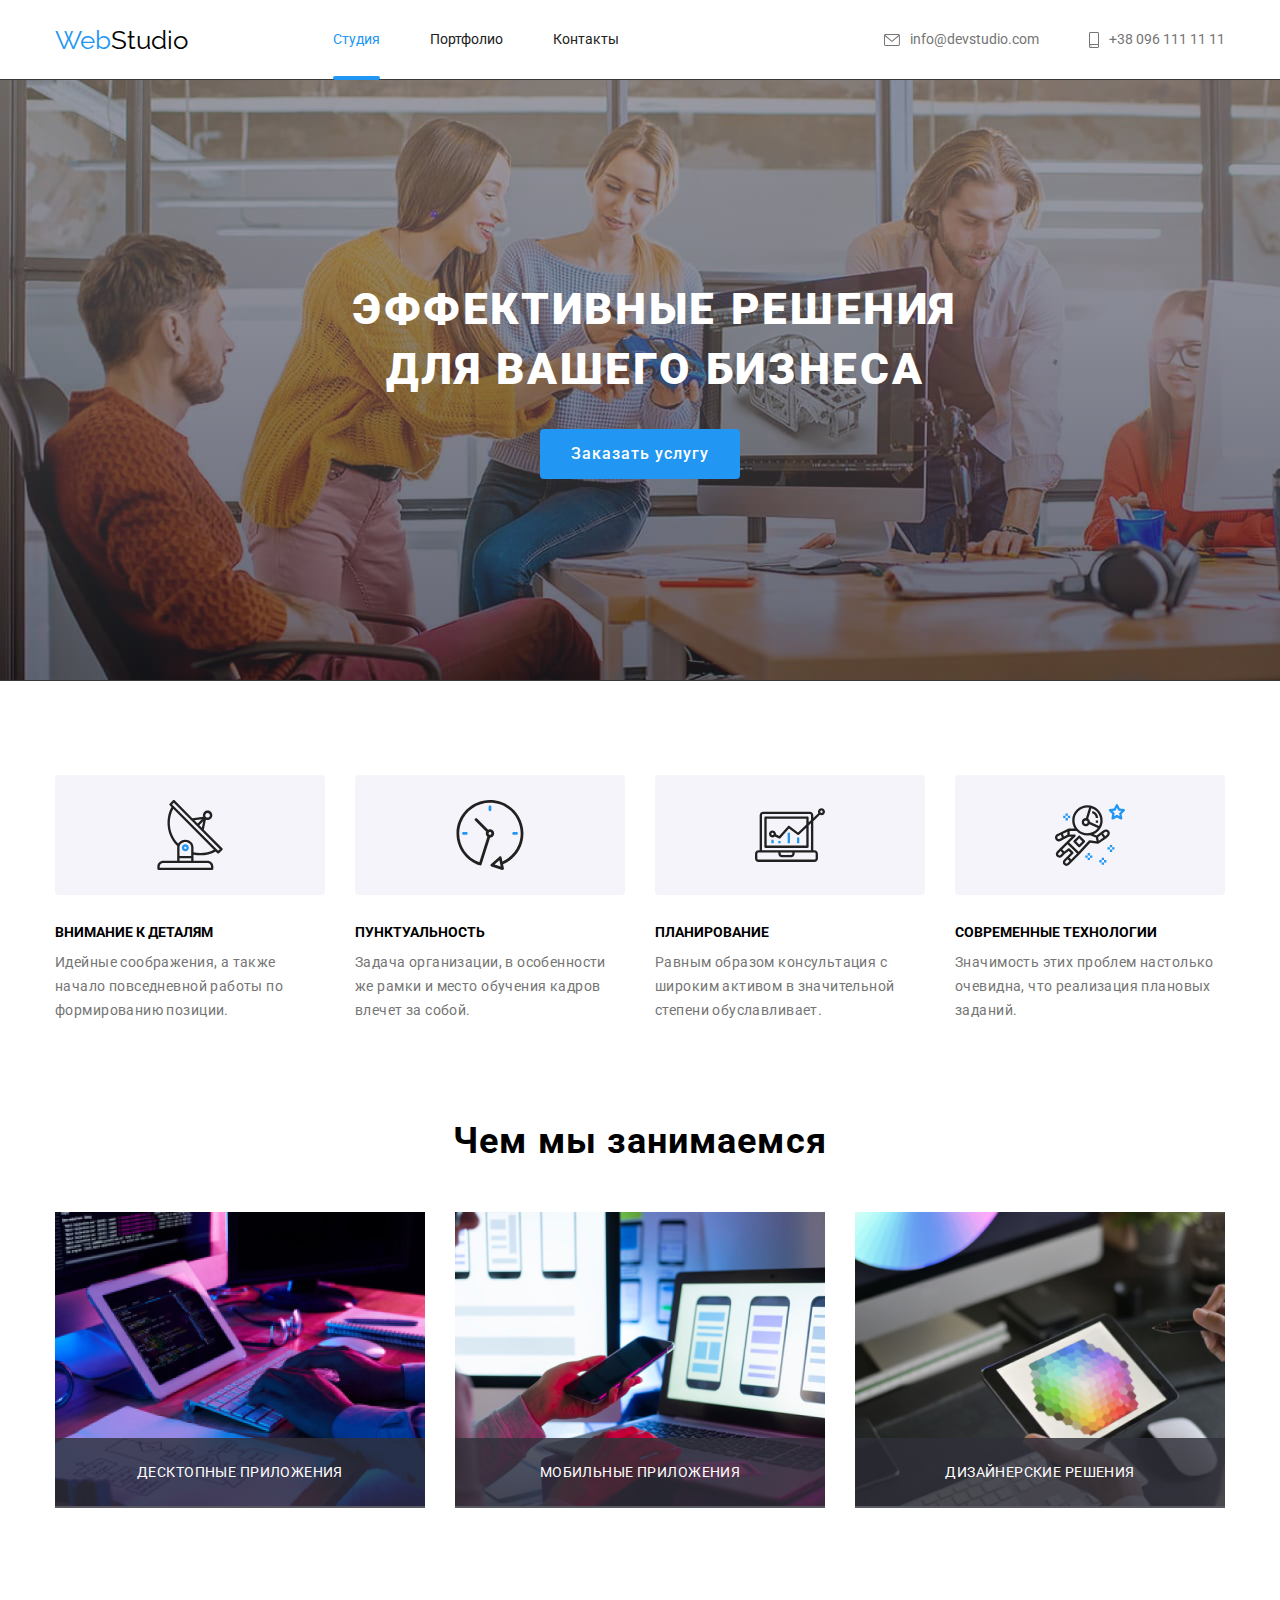
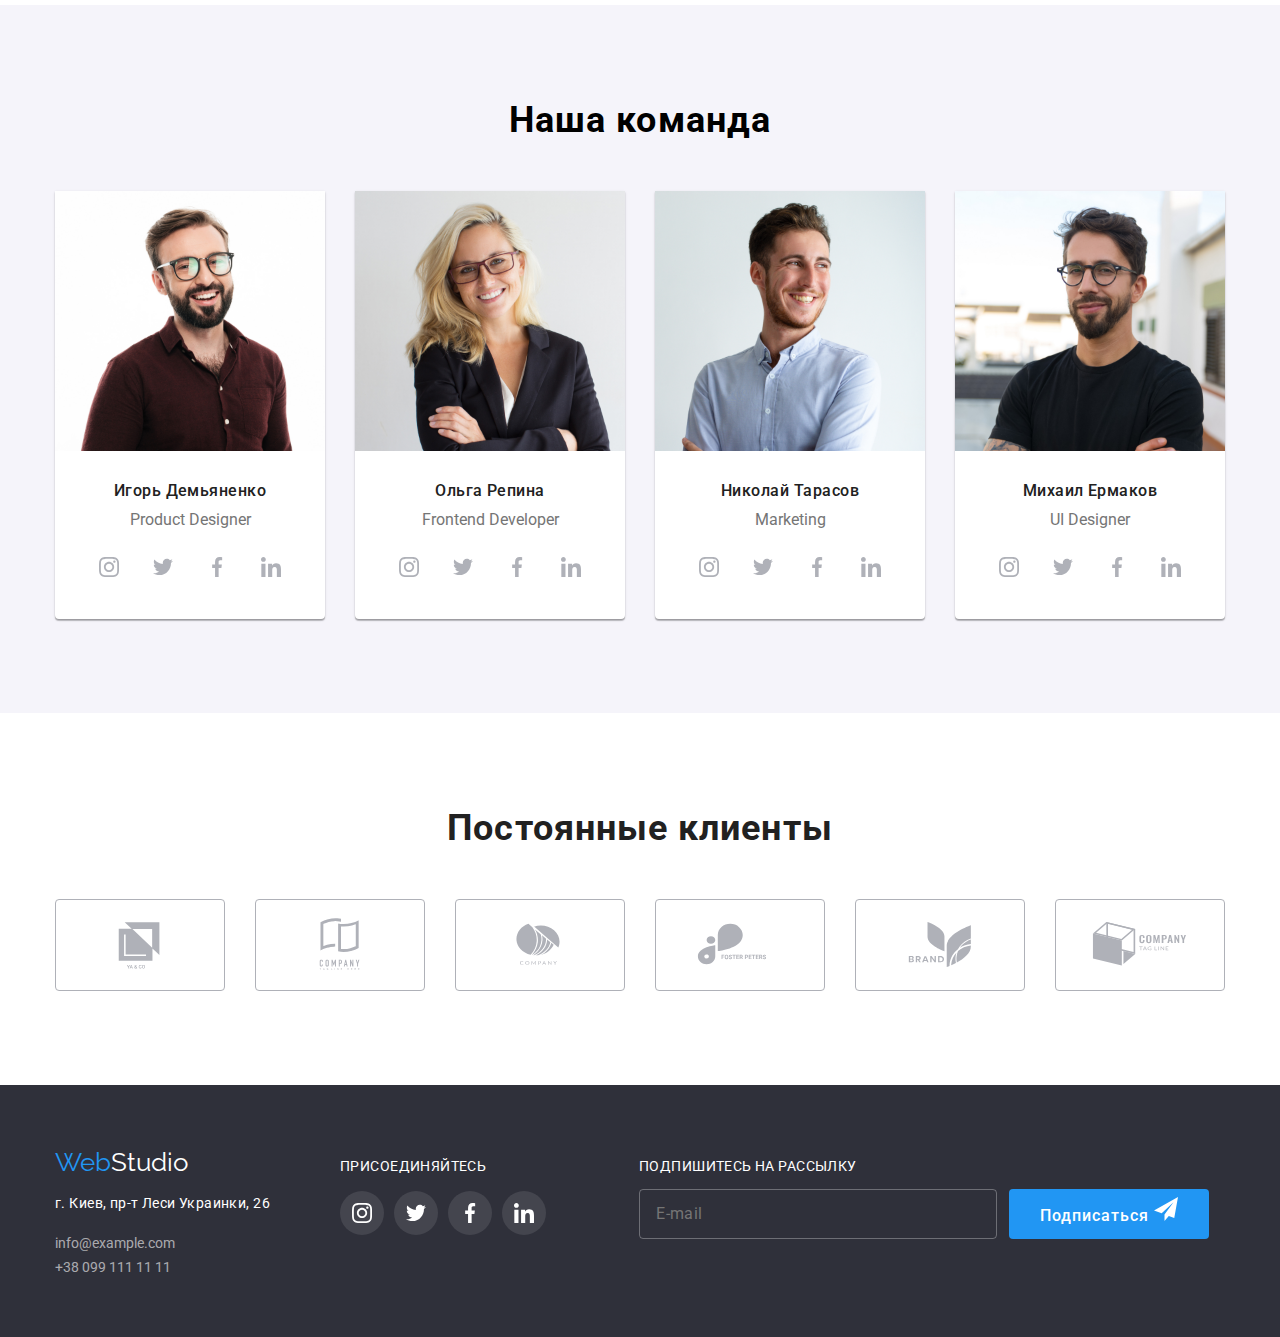
<file: index.html>
<!DOCTYPE html>
<html lang="ru">
  <head>
    <meta charset="UTF-8" />
    <meta http-equiv="X-UA-Compatible" content="IE=edge" />
    <meta name="viewport" content="width=device-width, initial-scale=1.0" />
    <title>Document</title>
    <link rel="preconnect" href="https://fonts.gstatic.com" />
    <link
      href="https://fonts.googleapis.com/css2?family=Raleway:wght@700&family=Roboto:wght@400;500;700;900&display=swap"
      rel="stylesheet"
    />
    <link
      rel="stylesheet"
      href="https://cdnjs.cloudflare.com/ajax/libs/modern-normalize/1.0.0/modern-normalize.min.css"
    />
    <link rel="stylesheet" href="./css/styles.css" />
    <link rel="stylesheet" href="./css/main.min.css" />
  </head>

  <body class="page">
    <header class="header">
      <div class="container">
        <nav class="main-nav">
          <a href="./index.html" class="logo">
            <span class="logo-web">Web</span>
            <span class="logo-studio">Studio</span>
          </a>
          <ul class="site-nav">
            <li class="site-nav__item">
              <a
                href="./index.html"
                class="site-nav__link site-nav__link--active"
                >Студия</a
              >
            </li>
            <li class="site-nav__item">
              <a href="./portfolio.html" class="site-nav__link">Портфолио</a>
            </li>
            <li class="site-nav__item">
              <a href="" class="site-nav__link">Контакты</a>
            </li>
          </ul>
        </nav>
        <ul class="auth-nav">
          <li class="auth-nav__item">
            <a href="info@devstudio.com" class="auth-nav__link">
              <svg class="auth-nav__ico" width="16" height="12">
                <use href="./images/icons.svg#icon-envelope_hover"></use>
              </svg>
              info@devstudio.com</a
            >
          </li>
          <li class="auth-nav__item">
            <a href="+380961111111" class="auth-nav__link">
              <svg class="auth-nav__ico" width="10" height="16">
                <use href="./images/icons.svg#icon-smartphone"></use>
              </svg>
              +38 096 111 11 11</a
            >
          </li>
        </ul>
      </div>
    </header>

    <main>
      
      <section class="hero">
        <div class="container">
          <h1 class="hero__title">Эффективные решения для вашего бизнеса</h1>
          <button class="button" data-modal-open>Заказать услугу</button>
        </div>
      </section>
      
      <section class="section main__section">
        <div class="container">
          <h2 class="hidden"></h2>
          <ul class="feature-list__item">
            <li class="feature-list__list">
              <div class="feature-list__images">
                <svg class="feature-list__icon">
                  <use href="./images/icons.svg#icon-antenna"></use>
                </svg>
              </div>
              <h3 class="feature-list__title">Внимание к деталям</h3>
              <p class="feature-list__text">
                Идейные соображения, а также начало повседневной работы по
                формированию позиции.
              </p>
            </li>
            <li class="feature-list__list">
              <div class="feature-list__images">
                <svg class="feature-list__icon">
                  <use href="./images/icons.svg#icon-clock"></use>
                </svg>
              </div>
              <h3 class="feature-list__title">Пунктуальность</h3>
              <p class="feature-list__text">
                Задача организации, в особенности же рамки и место обучения
                кадров влечет за собой.
              </p>
            </li>
            <li class="feature-list__list">
              <div class="feature-list__images">
                <svg class="feature-list__icon">
                  <use href="./images/icons.svg#icon-diagram"></use>
                </svg>
              </div>
              <h3 class="feature-list__title">Планирование</h3>
              <p class="feature-list__text">
                Равным образом консультация с широким активом в значительной
                степени обуславливает.
              </p>
            </li>
            <li class="feature-list__list">
              <div class="feature-list__images">
                <svg class="feature-list__icon">
                  <use href="./images/icons.svg#icon-astronaut"></use>
                </svg>
              </div>
              <h3 class="feature-list__title">Современные технологии</h3>
              <p class="feature-list__text">
                Значимость этих проблем настолько очевидна, что реализация
                плановых заданий.
              </p>
            </li>
          </ul>
        </div>
      </section>

      <section class="section">
        <div class="container">
          <h2 class="section__title">Чем мы занимаемся</h2>
          <ul class="activity">
            <li class="activity__item">
              <img src="./images/img_1.png" alt="" width="370" height="294" />
              <div class="activity__label">
                <p class="activity__text">Десктопные приложения</p>
              </div>
            </li>
            <li class="activity__item">
              <img src="./images/img_2.png" alt="" width="370" height="294" />
              <div class="activity__label">
                <p class="activity__text">Мобильные приложения</p>
              </div>
            </li>
            <li class="activity__item">
              <img src="./images/img_3.png" alt="" width="370" height="294" />
              <div class="activity__label">
                <p class="activity__text">Дизайнерские решения</p>
              </div>
            </li>
          </ul>
        </div>
      </section>

      <section class="section section--inverse">
        <div class="container">
          <h2 class="section__title">Наша команда</h2>
          <ul class="team">
            <li class="team__list">
              <img
                class="team__image"
                src="./images/photo_1f.jpg"
                alt="Product Designer"
                width="270"
                height="260"
              />
              <div class="team__item">
                <h3 class="team__label">Игорь Демьяненко</h3>
                <p class="team__text">Product Designer</p>
                <ul class="social-netw">
                  <li>
                    <a href class="social-netw__item">
                      <svg class="social-netw__icon">
                        <use href="./images/icons.svg#icon-instagram"></use>
                      </svg>
                    </a>
                  </li>
                  <li>
                    <a href class="social-netw__item">
                      <svg class="social-netw__icon">
                        <use href="./images/icons.svg#icon-twitter"></use>
                      </svg>
                    </a>
                  </li>
                  <li>
                    <a href class="social-netw__item">
                      <svg class="social-netw__icon">
                        <use href="./images/icons.svg#icon-facebook"></use>
                      </svg>
                    </a>
                  </li>
                  <li>
                    <a href class="social-netw__item">
                      <svg class="social-netw__icon">
                        <use href="./images/icons.svg#icon-linkedin"></use>
                      </svg>
                    </a>
                  </li>
                </ul>
              </div>
            </li>
            <li class="team__list">
              <img
                class="team__image"
                src="./images/photo_2f.jpg"
                alt="Frontend Developer"
                width="270"
                height="260"
              />
              <div class="team__item">
                <h3 class="team__label">Ольга Репина</h3>
                <p class="team__text">Frontend Developer</p>
                <ul class="social-netw">
                  <li>
                    <a href class="social-netw__item">
                      <svg class="social-netw__icon">
                        <use href="./images/icons.svg#icon-instagram"></use>
                      </svg>
                    </a>
                  </li>
                  <li>
                    <a href class="social-netw__item">
                      <svg class="social-netw__icon">
                        <use href="./images/icons.svg#icon-twitter"></use>
                      </svg>
                    </a>
                  </li>
                  <li>
                    <a href class="social-netw__item">
                      <svg class="social-netw__icon">
                        <use href="./images/icons.svg#icon-facebook"></use>
                      </svg>
                    </a>
                  </li>
                  <li>
                    <a href class="social-netw__item">
                      <svg class="social-netw__icon">
                        <use href="./images/icons.svg#icon-linkedin"></use>
                      </svg>
                    </a>
                  </li>
                </ul>
              </div>
            </li>
            <li class="team__list">
              <img
                class="team__image"
                src="./images/photo_3f.jpg"
                alt="Marketing"
                width="270"
                height="260"
              />
              <div class="team__item">
                <h3 class="team__label">Николай Тарасов</h3>
                <p class="team__text">Marketing</p>
                <ul class="social-netw">
                  <li>
                    <a href class="social-netw__item">
                      <svg class="social-netw__icon">
                        <use href="./images/icons.svg#icon-instagram"></use>
                      </svg>
                    </a>
                  </li>
                  <li>
                    <a href class="social-netw__item">
                      <svg class="social-netw__icon">
                        <use href="./images/icons.svg#icon-twitter"></use>
                      </svg>
                    </a>
                  </li>
                  <li>
                    <a href class="social-netw__item">
                      <svg class="social-netw__icon">
                        <use href="./images/icons.svg#icon-facebook"></use>
                      </svg>
                    </a>
                  </li>
                  <li>
                    <a href class="social-netw__item">
                      <svg class="social-netw__icon">
                        <use href="./images/icons.svg#icon-linkedin"></use>
                      </svg>
                    </a>
                  </li>
                </ul>
              </div>
            </li>
            <li class="team__list">
              <img
                class="team__image"
                src="./images/photo_4f.jpg"
                alt="UI Designer"
                width="270"
                height="260"
              />
              <div class="team__item">
                <h3 class="team__label">Михаил Ермаков</h3>
                <p class="team__text">UI Designer</p>
                <ul class="social-netw">
                  <li>
                    <a href class="social-netw__item">
                      <svg class="social-netw__icon">
                        <use href="./images/icons.svg#icon-instagram"></use>
                      </svg>
                    </a>
                  </li>
                  <li>
                    <a href class="social-netw__item">
                      <svg class="social-netw__icon">
                        <use href="./images/icons.svg#icon-twitter"></use>
                      </svg>
                    </a>
                  </li>
                  <li>
                    <a href class="social-netw__item">
                      <svg class="social-netw__icon">
                        <use href="./images/icons.svg#icon-facebook"></use>
                      </svg>
                    </a>
                  </li>
                  <li>
                    <a href class="social-netw__item">
                      <svg class="social-netw__icon">
                        <use href="./images/icons.svg#icon-linkedin"></use>
                      </svg>
                    </a>
                  </li>
                </ul>
              </div>
            </li>
          </ul>
        </div>
      </section>

      <section class="section">
        <div class="container">
          <h2 class="clients__title">Постоянные клиенты</h2>
          <ul class="clients__list">
            <li class="clients__item">
              <a href class="clients__link">
                <svg class="clients__icon">
                  <use href="./images/icons.svg#icon-Logo_1"></use>
                </svg>
              </a>
            </li>
            <li class="clients__item">
              <a href class="clients__link">
                <svg class="clients__icon">
                  <use href="./images/icons.svg#icon-Logo_2"></use>
                </svg>
              </a>
            </li>
            <li class="clients__item">
              <a href class="clients__link">
                <svg class="clients__icon">
                  <use href="./images/icons.svg#icon-Logo_3"></use>
                </svg>
              </a>
            </li>
            <li class="clients__item">
              <a href class="clients__link">
                <svg class="clients__icon">
                  <use href="./images/icons.svg#icon-Logo_4"></use>
                </svg>
              </a>
            </li>
            <li class="clients__item">
              <a href class="clients__link">
                <svg class="clients__icon">
                  <use href="./images/icons.svg#icon-Logo_5"></use>
                </svg>
              </a>
            </li>
            <li class="clients__item">
              <a href class="clients__link">
                <svg class="clients__icon">
                  <use href="./images/icons.svg#icon-Logo_6"></use>
                </svg>
              </a>
            </li>
          </ul>
        </div>
      </section>
    </main>

    <footer class="footer">
      <div class="container footer__container">
        <div class="contacts">
          <a href="./index.html" class="logo">
            <span class="logo-web">Web</span>
            <span class="logo-studio footer__logo-studio">Studio</span>
          </a>
          <address>
            <p class="address">г. Киев, пр-т Леси Украинки, 26</p>
            <ul class="footer__list">
              <li>
                <a href="info@example.com" class="footer__link"
                  >info@example.com</a
                >
              </li>
              <li>
                <a href="+380991111111" class="footer__link"
                  >+38 099 111 11 11</a
                >
              </li>
            </ul>
          </address>
        </div>
        <div class="footer-social">
          <p class="footer-social__title">присоединяйтесь</p>
          <ul class="social-netw">
            <li>
              <a
                href
                class="social-netw__item footer-social__social-netw__item"
              >
                <svg class="social-netw__icon">
                  <use href="./images/icons.svg#icon-instagram"></use>
                </svg>
              </a>
            </li>
            <li>
              <a
                href
                class="social-netw__item footer-social__social-netw__item"
              >
                <svg class="social-netw__icon">
                  <use href="./images/icons.svg#icon-twitter"></use>
                </svg>
              </a>
            </li>
            <li>
              <a
                href
                class="social-netw__item footer-social__social-netw__item"
              >
                <svg class="social-netw__icon">
                  <use href="./images/icons.svg#icon-facebook"></use>
                </svg>
              </a>
            </li>
            <li>
              <a
                href
                class="social-netw__item footer-social__social-netw__item"
              >
                <svg class="social-netw__icon">
                  <use href="./images/icons.svg#icon-linkedin"></use>
                </svg>
              </a>
            </li>
          </ul>
        </div>
        <div class="subscription">
          <p class="subscription__title">Подпишитесь на рассылку</p>
          <div class="subscription__group">
            <label class="subscription__content">
              <input
                class="subscription__input"
                type="text"
                name="subscription"
                placeholder="E-mail"
              />
            </label>
            <div class="subscription__button">
              <button class="button" type="submit">
                Подписаться
                <svg class="subscription__icon">
                  <use href="./images/icons.svg#icon-icon_send"></use>
                </svg>
              </button>
            </div>
          </div>
        </div>
      </div>
    </footer>

    <div class="backdrop is-hidden" data-modal>
      <div class="modal">
        <p class="modal-title__text">Оставьте свои данные, мы вам перезвоним</p>
        <button data-modal-close class="close">
          <svg width="11" height="11" class="icon-vector">
            <use href="./images/icons.svg#icon-vector"></use>
          </svg>
        </button>
        <form
          action="#"
          method="GET"
          class="js-speaker form"
          autocomplete="off"
        >
          <span class="contact-form__field">
            <label class="contact-form__text" for="name">Имя</label>
            <input
              class="contact-form__input"
              type="text"
              name="name"
              id="name"
              placeholder=""
            />
            <svg class="contact-form__img">
              <use href="./images/icons.svg#icon-form_person_black"></use>
            </svg>
          </span>

          <span class="contact-form__field">
            <label class="contact-form__text" for="tel">Телефон</label>
            <input
              class="contact-form__input"
              type="tel"
              name="tel"
              id="tel"
              placeholder=""
            />
            <svg class="contact-form__img">
              <use href="./images/icons.svg#icon-form_phone_black"></use>
            </svg>
          </span>

          <span class="contact-form__field">
            <label class="contact-form__text" for="mail">Почта</label>
            <input
              class="contact-form__input"
              type="email"
              name="mail"
              id="mail"
              placeholder=""
            />
            <svg class="contact-form__img">
              <use href="./images/icons.svg#icon-form_email_black"></use>
            </svg>
          </span>
          <label class="contact-form__text" for="comment">Комментарий</label>
          <textarea
            class="comment"
            name="comment"
            id="comment"
            placeholder="Введите текст"
          ></textarea>

          <label class="form-checkbox">
            <input
              class="checkbox"
              type="checkbox"
              name="consent"
              value="Соглашаюсь с рассылкой и принимаю Условия договора"
            />
            <span class="form-checkbox__icon"></span>
            <span class="consent"
              >Соглашаюсь с рассылкой и принимаю
              <a class="form-checkbox__underline">Условия договора</a></span
            >
          </label>

          <div class="form-button">
            <button class="button" type="submit">Отправить</button>
          </div>
        </form>
      </div>
    </div>
    <script src="./js/modal.js"></script>
  </body>
</html>
</file>
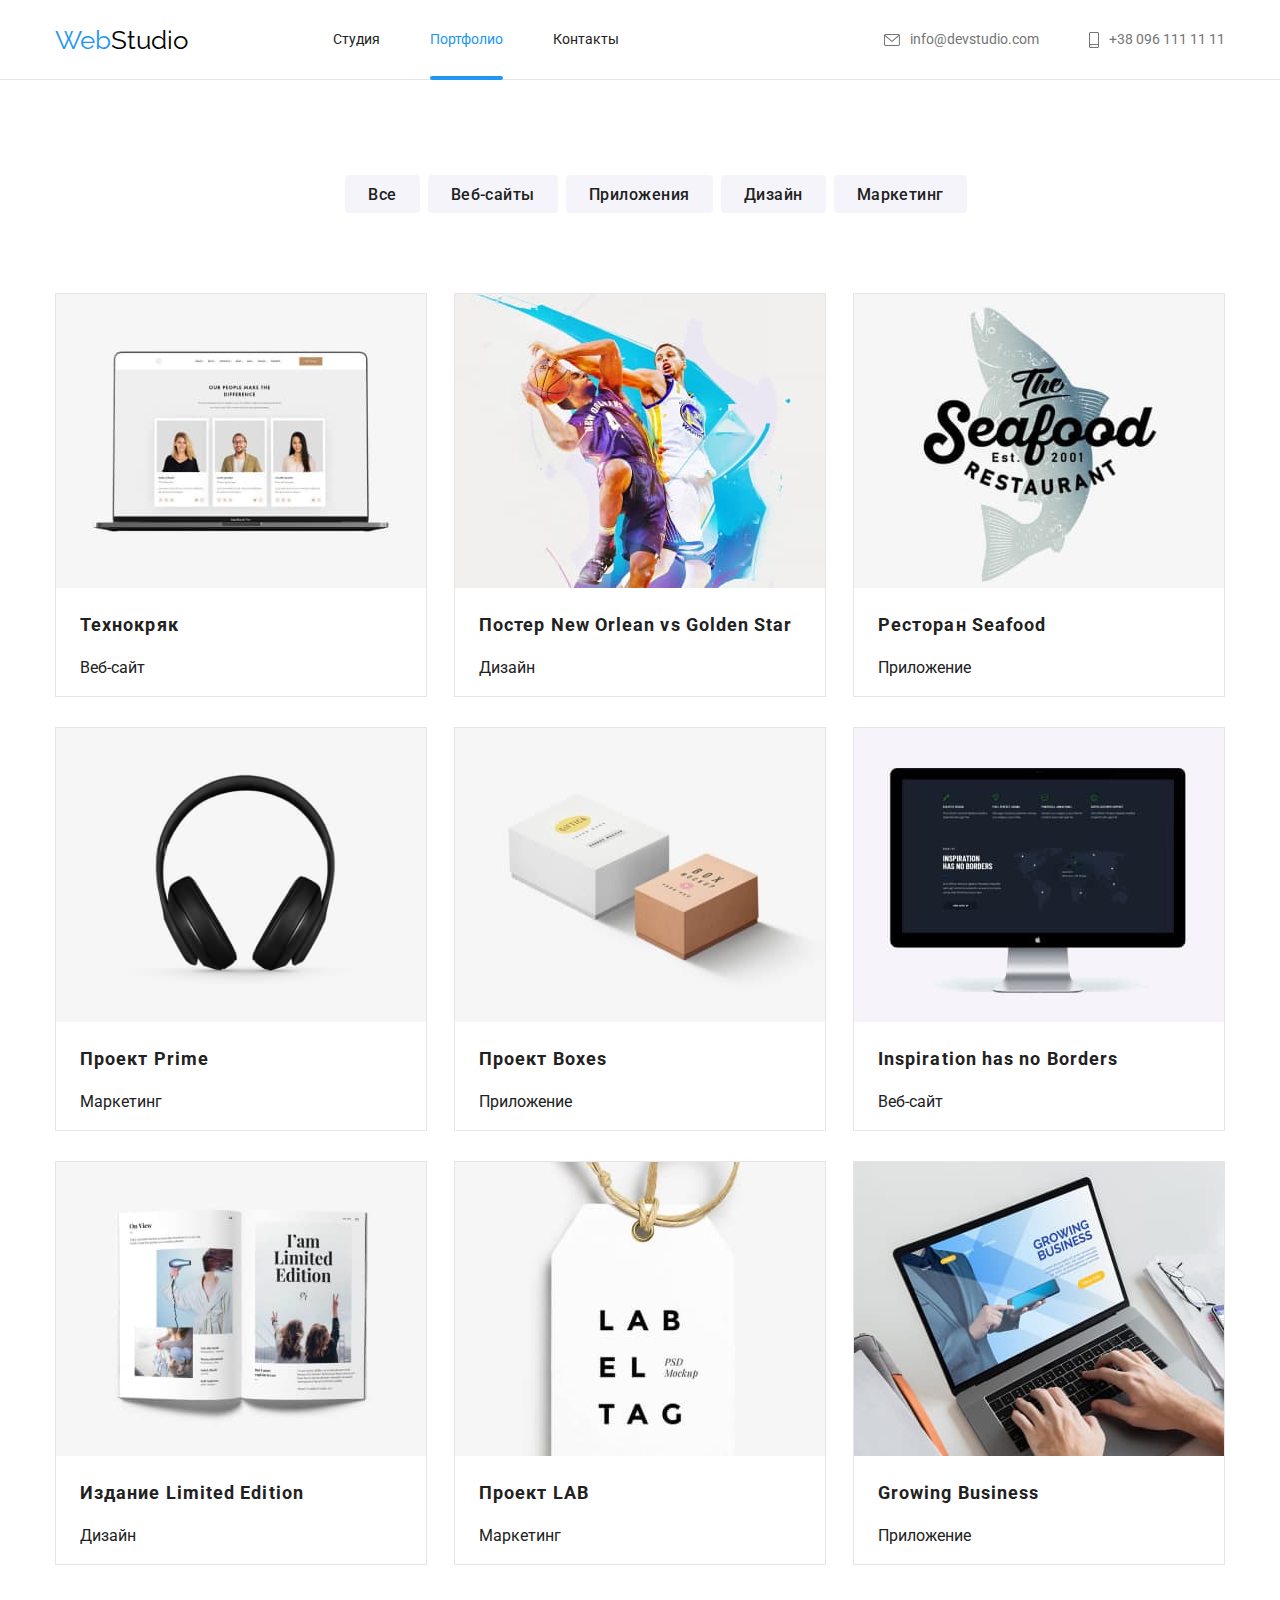
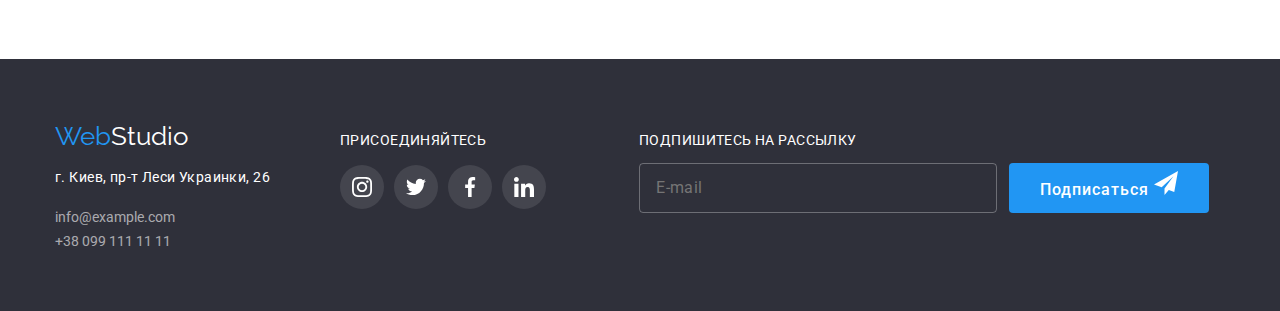
<file: portfolio.html>
<!DOCTYPE html>
<html lang="ru">
  <head>
    <meta charset="UTF-8" />
    <meta http-equiv="X-UA-Compatible" content="IE=edge" />
    <meta name="viewport" content="width=device-width, initial-scale=1.0" />
    <title>Document</title>
    <link rel="preconnect" href="https://fonts.gstatic.com" />
    <link
      href="https://fonts.googleapis.com/css2?family=Raleway:wght@700&family=Roboto:wght@400;500;700;900&display=swap"
      rel="stylesheet"
    />
    <link
      rel="stylesheet"
      href="https://cdnjs.cloudflare.com/ajax/libs/modern-normalize/1.0.0/modern-normalize.min.css"
    />
    <link rel="stylesheet" href="./css/styles.css" />
    <link rel="stylesheet" href="./css/main.min.css" />
  </head>
  <body>
    <header class="header">
      <div class="container">
        <nav class="main-nav">
          <a href="./index.html" class="logo">
            <span class="logo-web">Web</span>
            <span class="logo-studio">Studio</span>
          </a>
          <ul class="site-nav">
            <li class="site-nav__item">
              <a
                href="./index.html"
                class="site-nav__link "
                >Студия</a
              >
            </li>
            <li class="site-nav__item">
              <a href="./portfolio.html" class="site-nav__link site-nav__link--active">Портфолио</a>
            </li>
            <li class="site-nav__item">
              <a href="" class="site-nav__link">Контакты</a>
            </li>
          </ul>
        </nav>
        <ul class="auth-nav">
          <li class="auth-nav__item">
            <a href="info@devstudio.com" class="auth-nav__link">
              <svg class="auth-nav__ico" width="16" height="12">
                <use href="./images/icons.svg#icon-envelope_hover"></use>
              </svg>
              info@devstudio.com</a
            >
          </li>
          <li class="auth-nav__item">
            <a href="+380961111111" class="auth-nav__link">
              <svg class="auth-nav__ico" width="10" height="16">
                <use href="./images/icons.svg#icon-smartphone"></use>
              </svg>
              +38 096 111 11 11</a
            >
          </li>
        </ul>
      </div>
    </header>
    <main>
      <div class="section">
        <div class="container">
          <h2 class="hidden">text</h2>
          <ul class="select">
            <li class="select-button">
              <button type="button" class="select-button__link">Все</button>
            </li>
            <li class="select-button">
              <button type="button" class="select-button__link">
                Веб-сайты
              </button>
            </li>
            <li class="select-button">
              <button type="button" class="select-button__link">
                Приложения
              </button>
            </li>
            <li class="select-button">
              <button type="button" class="select-button__link">Дизайн</button>
            </li>
            <li class="select-button">
              <button type="button" class="select-button__link">
                Маркетинг
              </button>
            </li>
          </ul>
          <ul class="cards">
            <li class="cards__item">
              <a>
                <div class="cards__top">
                  <img
                    src="./images/portf_1.jpg"
                    alt="Веб-сайт Технокряк"
                    width="370"
                    height="294"
                  />
                  <div class="hower-overlay">
                    <p class="hower-overlay__inform">
                      Технокряк это современная площадка распространения
                      коронавируса. Компании используют эту платформу для
                      цифрового шпионажа и атак на защищённые сервера
                      конкурентов.
                    </p>
                  </div>
                </div>

                <div class="cards__bottom">
                  <h2 class="text">Технокряк</h2>
                  <p class="filter">Веб-сайт</p>
                </div>
              </a>
            </li>
            <li class="cards__item">
              <a>
                <div class="cards__top">
                  <img
                    src="./images/portf_2.jpg"
                    alt="Дизайн постера New Orlean vs Golden Star"
                    width="370"
                    height="294"
                  />
                  <div class="hower-overlay">
                    <p class="hower-overlay__inform">
                      Технокряк это современная площадка распространения
                      коронавируса. Компании используют эту платформу для
                      цифрового шпионажа и атак на защищённые сервера
                      конкурентов.
                    </p>
                  </div>
                </div>

                <div class="cards__bottom">
                  <h2 class="text">Постер New Orlean vs Golden Star</h2>
                  <p class="filter">Дизайн</p>
                </div>
              </a>
            </li>
            <li class="cards__item">
              <a>
                <div class="cards__top">
                  <img
                    src="./images/portf_3.jpg"
                    alt="Приложение Ресторан Seafood"
                    width="370"
                    height="294"
                  />
                  <div class="hower-overlay">
                    <p class="hower-overlay__inform">
                      Технокряк это современная площадка распространения
                      коронавируса. Компании используют эту платформу для
                      цифрового шпионажа и атак на защищённые сервера
                      конкурентов.
                    </p>
                  </div>
                </div>

                <div class="cards__bottom">
                  <h2 class="text">Ресторан Seafood</h2>
                  <p class="filter">Приложение</p>
                </div>
              </a>
            </li>
            <li class="cards__item">
              <a>
                <div class="cards__top">
                  <img
                    src="./images/portf_4.jpg"
                    alt="Маркетинговый проект Prime"
                    width="370"
                    height="294"
                  />
                  <div class="hower-overlay">
                    <p class="hower-overlay__inform">
                      Технокряк это современная площадка распространения
                      коронавируса. Компании используют эту платформу для
                      цифрового шпионажа и атак на защищённые сервера
                      конкурентов.
                    </p>
                  </div>
                </div>

                <div class="cards__bottom">
                  <h2 class="text">Проект Prime</h2>
                  <p class="filter">Маркетинг</p>
                </div>
              </a>
            </li>
            <li class="cards__item">
              <a>
                <div class="cards__top">
                  <img
                    src="./images/portf_5.jpg"
                    alt="Приложение Boxes"
                    width="370"
                    height="294"
                  />
                  <div class="hower-overlay">
                    <p class="hower-overlay__inform">
                      Технокряк это современная площадка распространения
                      коронавируса. Компании используют эту платформу для
                      цифрового шпионажа и атак на защищённые сервера
                      конкурентов.
                    </p>
                  </div>
                </div>

                <div class="cards__bottom">
                  <h2 class="text">Проект Boxes</h2>
                  <p class="filter">Приложение</p>
                </div>
              </a>
            </li>
            <li class="cards__item">
              <a>
                <div class="cards__top">
                  <img
                    src="./images/portf_6.jpg"
                    alt="Веб-сайт Inspiration has no Borders"
                    width="370"
                    height="294"
                  />
                  <div class="hower-overlay">
                    <p class="hower-overlay__inform">
                      Технокряк это современная площадка распространения
                      коронавируса. Компании используют эту платформу для
                      цифрового шпионажа и атак на защищённые сервера
                      конкурентов.
                    </p>
                  </div>
                </div>

                <div class="cards__bottom">
                  <h2 class="text">Inspiration has no Borders</h2>
                  <p class="filter">Веб-сайт</p>
                </div>
              </a>
            </li>
            <li class="cards__item">
              <a>
                <div class="cards__top">
                  <img
                    src="./images/portf_7.jpg"
                    alt="Дизайн Издание Limited Edition"
                    width="370"
                    height="294"
                  />
                  <div class="hower-overlay">
                    <p class="hower-overlay__inform">
                      Технокряк это современная площадка распространения
                      коронавируса. Компании используют эту платформу для
                      цифрового шпионажа и атак на защищённые сервера
                      конкурентов.
                    </p>
                  </div>
                </div>

                <div class="cards__bottom">
                  <h2 class="text">Издание Limited Edition</h2>
                  <p class="filter">Дизайн</p>
                </div>
              </a>
            </li>
            <li class="cards__item">
              <a>
                <div class="cards__top">
                  <img
                    src="./images/portf_8.jpg"
                    alt="Маркетинг Проект LAB"
                    width="370"
                    height="294"
                  />
                  <div class="hower-overlay">
                    <p class="hower-overlay__inform">
                      Технокряк это современная площадка распространения
                      коронавируса. Компании используют эту платформу для
                      цифрового шпионажа и атак на защищённые сервера
                      конкурентов.
                    </p>
                  </div>
                </div>

                <div class="cards__bottom">
                  <h2 class="text">Проект LAB</h2>
                  <p class="filter">Маркетинг</p>
                </div>
              </a>
            </li>
            <li class="cards__item">
              <a>
                <div class="cards__top">
                  <img
                    src="./images/portf_9.jpg"
                    alt="Приложение Growing Business"
                    width="370"
                    height="294"
                  />
                  <div class="hower-overlay">
                    <p class="hower-overlay__inform">
                      Технокряк это современная площадка распространения
                      коронавируса. Компании используют эту платформу для
                      цифрового шпионажа и атак на защищённые сервера
                      конкурентов.
                    </p>
                  </div>
                </div>

                <div class="cards__bottom">
                  <h2 class="text">Growing Business</h2>
                  <p class="filter">Приложение</p>
                </div>
              </a>
            </li>
          </ul>
        </div>
      </div>
    </main>

    <footer class="footer">
      <div class="container footer__container">
        <div class="contacts">
          <a href="./index.html" class="logo">
            <span class="logo-web">Web</span>
            <span class="logo-studio footer__logo-studio">Studio</span>
          </a>
          <address>
            <p class="address">г. Киев, пр-т Леси Украинки, 26</p>
            <ul class="footer__list">
              <li>
                <a href="info@example.com" class="footer__link"
                  >info@example.com</a
                >
              </li>
              <li>
                <a href="+380991111111" class="footer__link"
                  >+38 099 111 11 11</a
                >
              </li>
            </ul>
          </address>
        </div>
        <div class="footer-social">
          <p class="footer-social__title">присоединяйтесь</p>
          <ul class="social-netw">
            <li>
              <a
                href
                class="social-netw__item footer-social__social-netw__item"
              >
                <svg class="social-netw__icon">
                  <use href="./images/icons.svg#icon-instagram"></use>
                </svg>
              </a>
            </li>
            <li>
              <a
                href
                class="social-netw__item footer-social__social-netw__item"
              >
                <svg class="social-netw__icon">
                  <use href="./images/icons.svg#icon-twitter"></use>
                </svg>
              </a>
            </li>
            <li>
              <a
                href
                class="social-netw__item footer-social__social-netw__item"
              >
                <svg class="social-netw__icon">
                  <use href="./images/icons.svg#icon-facebook"></use>
                </svg>
              </a>
            </li>
            <li>
              <a
                href
                class="social-netw__item footer-social__social-netw__item"
              >
                <svg class="social-netw__icon">
                  <use href="./images/icons.svg#icon-linkedin"></use>
                </svg>
              </a>
            </li>
          </ul>
        </div>
        <div class="subscription">
          <p class="subscription__title">Подпишитесь на рассылку</p>
          <div class="subscription__group">
            <label class="subscription__content">
              <input
                class="subscription__input"
                type="text"
                name="subscription"
                placeholder="E-mail"
              />
            </label>
            <div class="subscription__button">
              <button class="button" type="submit">
                Подписаться
                <svg class="subscription__icon">
                  <use href="./images/icons.svg#icon-icon_send"></use>
                </svg>
              </button>
            </div>
          </div>
        </div>
      </div>
    </footer>

  </body>
</html>
</file>
<file: css/styles.css>
/* :root {
  --primary-text-color: #212121;
  --secondary-text-color: #757575;
  --third-text-color: rgba(255, 255, 255, 0.6);
  --title-text-color: #000000;
  --accent-color: #2196f3;
  --primary-white-color: #ffffff;
  --primary-bg-color: #ffffff;
  --secondary-bg-color: #2f303a;
  --third-bg-color: #f5f4fa;
  --border-color: #ECECEC;
  --border-cards-color: #E5E5E5;
} */
/* body {
  background-color: var(--primary-bg-color);
  color: var(--primary-text-color);
  font-family: Roboto, sans-serif;
} */
/* .container {
  width: 1200px;
  padding-left: 15px;
  padding-right: 15px;
  margin: 0 auto;
  border-bottom: var(--border-color);
} */
/* ul {
  list-style: none;
} */

/* header */

/* .header {
  height: 80px;
  display: block;
  box-sizing: border-box;
  border-bottom: 1px solid var(--border-cards-color)
} 
.header .container {
  height: 80px;
  display: flex;
  align-items: center;
} */

/* logo */

/* .main-nav {
  display: flex;
  align-items: center;
} */
/* .logo {
  color: var(--title-text-color);
  font-family: Raleway, sans-serif;
  font-style: 400;
  font-size: 26px;
  line-height: 1.19;
  text-decoration: none;
  width: 145px;
  height: 31px;
  display: flex;
  align-items: center;
}
.logo-web {
  color: var(--accent-color);
} */

/* Site nav list*/

/* .site-nav {
  display: flex;
  margin-left: 93px;
  margin-top: 0px;
  margin-bottom: 0px;
}
.site-nav__link {
  display: block;
  font-style: 500;
  font-size: 14px;
  line-height: 1.14;
  text-decoration: none;
  padding-top: 32px;
  padding-bottom: 32px;
  color: var(--primary-text-color);
  transition-property: text;
  transition-duration: 250ms;
  transition-timing-function: cubic-bezier(0.4, 0, 0.2, 1)
} */
/* .site-nav__link:hover,
.site-nav__link:focus {
  color: var(--accent-color);
} */
/* .site-nav__link--active {
  color: var(--accent-color)
} */
/* .site-nav__link--active::after {
  position: absolute;
  content: "";
  bottom: 0px;
  left: 0px;
  height: 4px;
  width: 100%;
  background-color: var(--accent-color);
  border-radius: 2px;
} */
/* .site-nav__item {
  position: relative;
  text-decoration: none;
  margin-right: 50px;
} */
/* .site-nav__item:last-child {
  margin-right: 0px;
} */

/* Auth-nav list */

/* .auth-nav {
  display: flex;
  margin-bottom: 0px;
  margin-top: 0px;
  margin-left: auto;
}
.auth-nav__link {
  color: var(--secondary-text-color);
  font-style: 500;
  font-size: 14px;
  line-height: 1.14;
  text-decoration: none;
  display: flex;
  align-items: center;
  transition-property: color;
  transition-duration: 250ms;
  transition-timing-function: cubic-bezier(0.4, 0, 0.2, 1)
}
.auth-nav__item {
  margin-left: 50px;
} */

/* .auth-nav__item:last-child {
  margin-right: 0px;
}
.auth-nav__link:hover,
.auth-nav__link:focus {
  color: var(--accent-color);
  transition-property: color;
  transition-duration: 250ms;
  transition-timing-function: cubic-bezier(0.4, 0, 0.2, 1)
}
.auth-nav__link:hover .auth-nav__ico,
.auth-nav__link:focus .auth-nav__ico {
  fill: var(--accent-color);
  transition-property: color;
  transition-duration: 250ms;
  transition-timing-function: cubic-bezier(0.4, 0, 0.2, 1)
} */

/* .auth-nav__ico {
  margin-right: 10px;
  fill: currentColor;
} */
/* .hidden {
  visibility: hidden;
  width: 1px;
  height: 1px;
  margin-top: 0;
  margin-bottom: 0;
} */

/* Hero */

/* .hero {
  background-color: var(--secondary-bg-color);
  padding-top: 200px;
  padding-bottom: 200px;
  text-align: center;
  max-width: 1600px;
  height: 600px;
  outline: 1px solid rgb(59, 57, 57);
  margin-left: auto;
  margin-right: auto;
  background-position: center;
  background-repeat: no-repeat;
  background-size: cover;
  background: linear-gradient(rgba(196, 196, 196, 0.4), rgba(47, 48, 58, 0.4)), url(../images/img_overlay.jpg);
}
.hero__title {
  color: var(--primary-white-color);
  font-weight: 900;
  font-size: 44px;
  line-height: 1.36;
  text-align: center;
  text-transform: uppercase;
  margin-top: 0px;
  width: 696px;
  letter-spacing: 0.06em;
  margin-left: 252px;
} */

/* Section */

/* .section {
  padding-top: 94px;
  padding-bottom: 94px;
} */
/* .activity-container {
  padding-left: auto;
  margin-left: auto;
  margin-right: auto;
  width: 1170px;
} */
/* .section__title {
  color: var(--title-text-color);
  font-weight: 700;
  font-size: 36px;
  line-height: 1.17;
  letter-spacing: 0.03em;
  text-align: center;
  margin-top: 0px;
  margin-bottom: 50px;
} */

/* Features */

/* .feature-list__item {
  margin-top: 0px;
  margin-bottom: 0px;
  padding-left: 0px;
  display: flex;
  justify-content: space-between;
  width: 1170px;
  margin-right: 30px;
} */

/* .feature-list__item:last-child {
  margin-right: 0px;
} */

/* .feature-list__list {
  height: 251px;
}
.feature-list__icon {
  display: block;
  width: 70px;
  height: 70px;
}
.feature-list__title {
  color: var(--title-text-color);
  font-weight: 700;
  font-size: 14px;
  line-height: 1.14;
  text-transform: uppercase;
  margin-top: 0px;
  margin-bottom: 0px;
}
.feature-list__text {
  color: var(--secondary-text-color);
  font-weight: 400;
  font-size: 14px;
  line-height: 1.71;
  text-align: left;
  letter-spacing: 0.03em;
  width: 270px;
  position: absolute;
  margin-top: 10px;
  margin-bottom: 0px;
}
.feature-list__images {
  display: flex;
  align-items: center;
  justify-content: center;
  width: 270px;
  height: 120px;
  background: var(--third-bg-color);
  border-radius: 4px;
  margin-bottom: 30px;
} */

/* activity */

/* .activity {
  margin-top: 50px;
  margin-bottom: 0px;
  display: flex;
  padding-left: 0px;
}
.activity__item {
  position: relative;
  margin-right: 30px
} */

/* .activity__item:last-child {
  margin-left: 0px
} */

/* .activity__label {
  position: absolute;
  bottom: 3px;
  padding-top: 27px;
  width: 370px;
  height: 70px;
  background: rgba(47, 48, 58, 0.8);
}
.activity__text {
  margin-top: 0px;
  margin-bottom: 0px;
  font-weight: 700px;
  font-size: 14px;
  line-height: 1.14;
  text-align: center;
  letter-spacing: 0.03em;
  text-transform: uppercase;
  color: var(--primary-white-color);
} */

/* button */

/* .button {
  font-family: inherit;
  color: var(--primary-white-color);
  background-color: var(--accent-color);
  font-weight: 500;
  font-size: 16px;
  line-height: 1.88;
  display: 200, 50;
  border: var(--accent-color);
  border-radius: 4px;
  width: 200px;
  height: 50px;
  cursor: pointer;
  padding: 10, 32, 10, 32;
  margin-top: 30;
  letter-spacing: 0.06em;
} */

/* our team */

/* .main__section {
  padding-bottom: 0px;
}
.section--inverse {
  background-color: var(--third-bg-color)
}
.team {
  display: flex;
  margin-top: 50px;
  padding-left: 0px;
  margin-bottom: 0px;
}
.team__list {
  width: 270px;
  border: 1px solid var(--border-cards-color)#E5E5E5;
  background-color: var(--primary-bg-color);
  box-shadow: 0px 1px 3px rgba(0, 0, 0, 0.12), 0px 1px 1px rgba(0, 0, 0, 0.14), 0px 2px 1px rgba(0, 0, 0, 0.2);
  border-radius: 0px 0px 4px 4px;
  margin-right: 30px;
} */

/* .team__list:last-child {
  margin-right: 0px;
} */

/* .team__item {
  padding: 30px 32px 30px 32px;
  border-top: 0px;
}
.team__image {
  display: block;
}
.team__label {
  color: var(--primary-text-color);
  font-weight: 500;
  font-size: 16px;
  line-height: 1.19;
  letter-spacing: 0.03em;
  text-align: center;
  margin-top: 0px;
  margin-bottom: 0px;
  height: 19px;
}
.team__text {
  color: var(--secondary-text-color);
  font-weight: 400;
  font-size: 16px;
  line-height: 1.19;
  text-align: center;
  margin-top: 10px;
  margin-bottom: 0px;
} */

/* .social-netw { 
  padding: 0px;
  display: flex;
  justify-content: space-between;
  align-items: center;
  margin-top: 16px;
} */

/* .social-netw__item:last-child {
  margin-right: 0px;
} */

/* .social-netw__item {
  display: flex;
  justify-content: center;
  align-items: center;
  margin-right: 10px;
  width: 44px;
  height: 44px;
  border-radius: 50%;
  color: #afb1b8;
  transition-property: background-color;
  transition-duration: 250ms;
  transition-timing-function: cubic-bezier(0.4, 0, 0.2, 1)
} */

/* .social-netw__item:hover,
.social-netw__item:focus{
  background: var(--accent-color);
  color: var(--primary-white-color);
} */

/* .social-netw__icon {
  width: 20px;
  height: 20px;
  fill: currentColor;
}
.social-netw__icon .fill {
  transition-property: color;
  transition-duration: 250ms;
  transition-timing-function: cubic-bezier(0.4, 0, 0.2, 1)
} */

/* clients section */

/* .clients__title {
  font-weight: 700px;
  font-size: 36px;
  line-height: 1.17;
  text-align: center;
  letter-spacing: 0.03em;
  margin-top: 0px;
  margin-bottom: 50px;
}
.clients__list {
  display: flex;
  justify-content: space-between;
  margin-top: 0px;
  margin-bottom: 0px;
  padding-left: 0px;
} */
/* .clients__item {
  display: flex;
  justify-content: center;
  
  height: 92px;
  margin-top: 0px;
}  */
/* flex-basis: calc ((100%-180px)/6); */

/* .clients__list:first-child {
  margin-left: 0px;
} */

/* .clients__link {
  display: flex;
  justify-content: center;
  align-items: center;
  width: 170px;
  height: 92px;
  color: #afb1b8;
  border: 1px solid #AFB1B8;
  box-sizing: border-box;
  border-radius: 4px;
  transition-property: color;
  transition-duration: 250ms;
  transition-timing-function: cubic-bezier(0.4, 0, 0.2, 1)
} */

/* .clients__link:hover,
.clients__link:focus {
  color: var(--accent-color);
  border-color:var(--accent-color)
} */

/* .clients__icon {
  width: 106px;
  height: 60px;
  fill: currentColor;
} */

/* footer */

/* .footer {
  background-color: var(--secondary-bg-color);
  margin-bottom: 0px;
  height: 252px;
}
.footer__container {
  display: flex;
  align-items: baseline;
  height: 252px;
  padding-top: 60px;
  padding-bottom: 60px;
  }
.footer__logo-studio {
  color: var(--primary-white-color);
} */
/* .address {
  color: var(--primary-white-color);
  font-weight: 400;
  font-size: 14px;
  line-height: 1.71;
  letter-spacing: 0.03em;
  font-style: normal;
  margin-bottom: 0px;
} */
/* .footer__list {
  padding-left: 0px;
  margin-bottom: 0px;
}
.footer__link {
  color: var(--third-text-color);
  font-weight: 400;
  font-size: 14px;
  line-height: 1.71;
  font-style: normal;
  text-decoration: none;
}
.footer-social {
  width: 206px;
  margin-left: 70px;
}
.footer-social__title {
font-size: 14px;
line-height: 1.14;
letter-spacing: 0.03em;
text-transform: uppercase;
color: var(--primary-white-color);
}
.footer-social__social-netw__item{
  color: var(--primary-white-color);
  background: rgba(255, 255, 255, 0.1);
} */

/* footer subscription */

/* .subscription {
  margin-left: 93px;
}
.subscription__title {
  font-size: 14px;
  line-height: 1.14;
  letter-spacing: 0.03em;
  text-transform: uppercase;
  color: var(--primary-white-color);
}
.subscription__icon {
  align-items: stretch;
  width: 24px;
  height: 24px;
  fill: var(--primary-white-color)
}
.subscription__button {
  display: inline-flex;
  align-items: center;
  font-weight: 700px;
}
.subscription__input {
  width: 358px;
  height: 50px;
  outline: none;
  border-radius: 4px;
  border: 1px solid rgba(255, 255, 255, 0.3);
  padding-left: 16px;
  font-size: 16px;
  line-height: 1.22;
  letter-spacing: 0.03em;
  fill: solid rgba(255, 255, 255, 0.6);
  align-items: inside;
  margin-right: 12px;
  background-color: transparent
} */

/* .subscription__input::placeholder {
  background-color: transparent
} */

/* .subscription__content {
  background-color: transparent
}
.subscription__group {
  display: flex;
  flex-direction: row
} */

/* portfolio */

/* .select {
  display: flex;
  justify-content: center;
  margin-top: 0px;
  margin-bottom: 50px;
  text-align: center;
} */

/* .select-button__link:hover,
.select-button__link:focus {
  background: var(--accent-color);
  box-shadow: 0px 3px 1px rgba(0, 0, 0, 0.1), 0px 1px 2px rgba(0, 0, 0, 0.08),
    0px 2px 2px rgba(0, 0, 0, 0.12);
  border: var(--accent-color);
  border-radius: 4px;
  font-weight: 500;
  font-size: 16px;
  line-height: 1.63;
  text-align: center;
  letter-spacing: 0.03em;
  color: #ffffff;
} */

/* .select-button__link {
  color: var(--primary-text-color);
  background-color: var(--third-bg-color);
  font-weight: 500;
  font-size: 16px;
  line-height: 1.63;
  text-align: center;
  letter-spacing: 0.03em;
  padding-left: 22px;
  padding-right: 22px;
  padding-top: 6px;
  padding-bottom: 6px;
  margin-right: 8px;
  border: 1px solid var(--third-bg-color);
  border-radius: 4px;
  height: 38px;
  display: block;
  transition-property: box-shadow;
  transition-duration: 250ms;
  transition-timing-function: cubic-bezier(0.4, 0, 0.2, 1);
} */

/* ???? .links {
  display: flex;
  flex-wrap: wrap;
} */


/* portfolio  cards*/

/* ?????.cards .text {
  color: var(--primary-white-color);
  background-color: var(--accent-color);
  font-weight: 500;
  font-size: 16px;
  line-height: 1.62;
  padding-left: 22px;
  padding-right: 22px;
  padding-top: 6px;
  padding-bottom: 6px;
  margin-right: 8px;
  border: 1px solid var(--accent-color);
  border-radius: 4px;
  height: 38px;
  box-shadow: 0px 3px 1px rgba(0, 0, 0, 0.1), 0px 1px 2px rgba(0, 0, 0, 0.08),
    0px 2px 2px rgba(0, 0, 0, 0.12);
} */

/* .cards {
  width: 1200px;
  display: flex;
  flex-wrap: wrap;
  padding-left: 0px;
  margin-top: 0px;
  margin-bottom: 0px
} */

/* .cards__item:nth-child(3n) {
  margin-right: 0px;
} */

/* .cards__item {
  width: calc ((100%-60)/3);
  height: 404px;
  margin-top: 30px;
  margin-right: 27px;
  margin-bottom: 0px;
  margin-left: 0px;
  padding-left: 0px;
  box-sizing: border-box;
  border: 1px solid var(--border-cards-color);
  transition-property: box-shadow;
  transition-duration: 250ms;
  transition-timing-function: cubic-bezier(0.4, 0, 0.2, 1);
}
.cards__top {
  position: relative;
  overflow: hidden;
}
.hower-overlay {
  position: absolute;
  top: 0px;
  width: 370px;
  height: 294px;
  background: rgba(33, 150, 243, 0.9);
  padding-top: 63px;
  padding-right: 24px;
  padding-bottom: 63px;
  padding-left: 24px;
  transform: translateY(102%);
  transition: transform 250ms cubic-bezier(0.4, 0, 0.2, 1);
} */

/* .cards__item:hover,
.cards__item:focus {
  box-shadow: 0px 1px 1px rgba(0, 0, 0, 0.12), 0px 4px 4px rgba(0, 0, 0, 0.06),
    1px 4px 6px rgba(0, 0, 0, 0.16);
  transform: translateY(0);
}
.cards__item:hover .hower-overlay {
  transform: translateY(0);
} */

/* .hower-overlay__inform {
  position: absolute;
  width: 322px;
  height: 168px;
  font-weight: 400px;
  font-size: 18px;
  line-height: 28px;
  letter-spacing: 0.03em;
  color: var(--primary-white-color);
  margin-bottom: 0px;
  margin-top: 0px;
}
.cards__bottom .text {
  letter-spacing: 0.06em;
  font-weight: bold;
  font-size: 18px;
  line-height: 2;
}
.cards__bottom {
  padding-left: 24px
} */

/* modal window */

/* .backdrop {
  position: fixed;
  top: 0;
  left: 0;
  width: 100%;
  height: 100%;
  background-color: rgba(0, 0, 0, 0.2);
  opacity: 1;
  transition: opacity 250ms cubic-bezier(0.4, 0, 0.2, 1);
}
.backdrop.is-hidden {
  opacity: 0;
  pointer-events: none;
}
.backdrop.is-hidden .modal {
  transform: translate(-50%, -50%) scale(0.9);
}
.modal {
  position: relative;
  top: 50%;
  left: 50%;
  height: 581px;
  width: 528px;
  background-color: #ffffff;
  border-radius: 4px;
  transform: translate(-50%, -50%) scale(1);
  transition: transform 250ms cubic-bezier(0.4, 0, 0.2, 1);
  padding: 40px;
}
.modal .close {
  position: absolute;
  width: 30px;
  height: 30px;
  background: #ffffff;
  border: 1px solid rgba(0, 0, 0, 0.1);
  box-sizing: border-box;
  border-radius: 50%;
  margin-top: 8px;
  margin-right: 8px;
  top: 0;
  right: 0;
} */

/* .icon-vector:hover,
.icon-vector:focus {
  fill: var(--accent-color);
  transition: opacity 250ms cubic-bezier(0.4, 0, 0.2, 1);
} */

/* .modal-title__text {
  font-weight: 700px;
  font-size: 20px;
  line-height: 1.15;
  text-align: center;
  letter-spacing: 0.03em;
  color: var(--primary-text-color);
  margin-top: 0px;
  margin-bottom: 12px;
} */

/* contact-form */

/* .contact-form__input {
  display: block;
  width: 100%;
  height: 40px;
  border: 1px solid rgba(33, 33, 33, 0.2);
  box-sizing: border-box;
  border-radius: 4px;
  margin-bottom: 10px;
  padding: 11px 12px 11px 42px;
} */

/* .contact-form__input:focus {
  outline: none;
  border: 1px solid var(--accent-color);
  transition: opacity 250ms cubic-bezier(0.4, 0, 0.2, 1);
}
.contact-form__input:focus + .contact-form__img {
  color: var(--accent-color);
  fill: var(--accent-color);
  transition: opacity 250ms cubic-bezier(0.4, 0, 0.2, 1);
} */

/* .contact-form__text {
  font-weight: 400px;
  font-size: 12px;
  line-height: 1.17;
  letter-spacing: 0.01em;
  color: #757575;
  margin-bottom: 4px;
}
.contact-form__field {
  position: relative;
  display: flex;
  flex-direction: column;
}
.contact-form__img {
  position: absolute;
  top: 55%;
  left: 15px;
  transform: translateY(-50%);
  width: 18px;
  height: 18px;
} */

/* .comment {
  display: block;
  width: 100%;
  height: 120px;
  border: 1px solid rgba(33, 33, 33, 0.2);
  box-sizing: border-box;
  border-radius: 4px;
  resize: none;
  padding: 12px 16px 12px 16px;
  outline: none;
  margin-top: 4px;
} */

/* .comment:focus {
  border: 1px solid var(--accent-color);
  transition: opacity 250ms cubic-bezier(0.4, 0, 0.2, 1);
}
textarea::placeholder {
  font-weight: 400px;
  font-size: 14px;
  line-height: 1.17;
  letter-spacing: 0.01em;
  color: rgba(117, 117, 117, 0.5);
} */

/* checkbox */

/* .form-checkbox {
  display: flex;
  align-items: center;
  position: relative;
  margin-top: 20px;
  margin-bottom: 30px;
  margin-left: 12px;
  padding-left: auto;
  text-align: center;
  font-weight: 400px;
  font-size: 14px;
  line-height: 1.71;
  letter-spacing: 0.03em;
  color: #757575;
}

.checkbox {
  -webkit-appearance: none;
  -moz-appearance: none;
  appearance: none;
  position: absolute;
}
.form-checkbox__icon {
  display: inline-block;
  width: 16px;
  height: 15px;
  border: 2px solid #2a2a2a;
  border-radius: 4px;
}
.consent {
  margin-left: 7px;
}

.checkbox__text {
  display: inline-block;
  align-items: center;
  font-weight: 400px;
  font-size: 14px;
  line-height: 1.71;
  letter-spacing: 0.03em;
  color: #757575;
} */

/* .checkbox:checked + .form-checkbox__icon {
  border-color: transparent;
  background-color: var(--accent-color);
  background-image: url("../images/icons_for_svg/icon_check.svg");
  background-size: contain;
  background-origin: border-box;
} */

/* .form-checkbox__underline {
  color: var(--accent-color);
  text-decoration: underline;
} */

/* .form-checkbox:focus-within > .form_img {
  border-color: var(--primary-white-color);
  opacity: 0;
} */

/* .form-button {
  padding-left: auto;
  text-align: center;
  filter: drop-shadow(0px 4px 4px rgba(0, 0, 0, 0.25));
} */
</file>
<file: css/main.min.css>
:root{--primary-text-color: #212121;--secondary-text-color: #757575;--third-text-color: rgba(255, 255, 255, 0.6);--title-text-color: #000000;--accent-color: #2196f3;--primary-white-color: #ffffff;--primary-bg-color: #ffffff;--secondary-bg-color: #2f303a;--third-bg-color: #f5f4fa;--border-color: #ECECEC;--border-cards-color: #E5E5E5}body{background-color:var(--primary-bg-color);color:var(--primary-text-color);font-family:Roboto,sans-serif}ul{list-style:none}.site-nav__item{position:relative;text-decoration:none;margin-right:50px}.container{width:1200px;padding-left:15px;padding-right:15px;margin:0 auto;border-bottom:var(--border-color)}body{background-color:var(--primary-bg-color);color:var(--primary-text-color);font-family:Roboto,sans-serif}.header{height:80px;display:block;box-sizing:border-box;border-bottom:1px solid var(--border-cards-color)}.header .container{height:80px;display:flex;align-items:center}.main-nav{display:flex;align-items:center}.logo{color:var(--title-text-color);font-family:Raleway,sans-serif;font-style:400;font-size:26px;line-height:1.19;text-decoration:none;width:145px;height:31px;display:flex;align-items:center}.logo-web{color:var(--accent-color)}.site-nav{display:flex;margin-left:93px;margin-top:0px;margin-bottom:0px}.site-nav__link{display:block;font-style:500;font-size:14px;line-height:1.14;text-decoration:none;padding-top:32px;padding-bottom:32px;color:var(--primary-text-color);transition-property:text;transition-duration:250ms;transition-timing-function:cubic-bezier(0.4, 0, 0.2, 1)}.site-nav__link--active{color:var(--accent-color)}.site-nav__link:hover,.site-nav__link:focus{color:var(--accent-color)}.site-nav__link--active::after{position:absolute;content:"";bottom:0px;left:0px;height:4px;width:100%;background-color:var(--accent-color);border-radius:2px}.site-nav__item:last-child{margin-right:0px}.auth-nav{display:flex;margin-bottom:0px;margin-top:0px;margin-left:auto}.auth-nav__link{color:var(--secondary-text-color);font-style:500;font-size:14px;line-height:1.14;text-decoration:none;display:flex;align-items:center;transition-property:color;transition-duration:250ms;transition-timing-function:cubic-bezier(0.4, 0, 0.2, 1)}.auth-nav__item{margin-left:50px}.auth-nav__ico{margin-right:10px;fill:currentColor}.auth-nav__item:last-child{margin-right:0px}.auth-nav__link:hover,.auth-nav__link:focus{color:var(--accent-color);transition-property:color;transition-duration:250ms;transition-timing-function:cubic-bezier(0.4, 0, 0.2, 1)}.auth-nav__link:hover .auth-nav__ico,.auth-nav__link:focus .auth-nav__ico{fill:var(--accent-color);transition-property:color;transition-duration:250ms;transition-timing-function:cubic-bezier(0.4, 0, 0.2, 1)}.hero{background-color:var(--secondary-bg-color);padding-top:200px;padding-bottom:200px;text-align:center;max-width:1600px;height:600px;outline:1px solid #3b3939;margin-left:auto;margin-right:auto;background-position:center;background-repeat:no-repeat;background-size:cover;background:linear-gradient(rgba(196, 196, 196, 0.4), rgba(47, 48, 58, 0.4)),url(../images/img_overlay.jpg)}.hero__title{color:var(--primary-white-color);font-weight:900;font-size:44px;line-height:1.36;text-align:center;text-transform:uppercase;margin-top:0px;width:696px;letter-spacing:.06em;margin-left:252px}.section{padding-top:94px;padding-bottom:94px}.section__title{color:var(--title-text-color);font-weight:700;font-size:36px;line-height:1.17;letter-spacing:.03em;text-align:center;margin-top:0px;margin-bottom:50px}.hidden{visibility:hidden;width:1px;height:1px;margin-top:0;margin-bottom:0}.feature-list__item{margin-top:0px;margin-bottom:0px;padding-left:0px;display:flex;justify-content:space-between;width:1170px;margin-right:30px}.feature-list__list{height:251px}.feature-list__icon{display:block;width:70px;height:70px}.feature-list__title{color:var(--title-text-color);font-weight:700;font-size:14px;line-height:1.14;text-transform:uppercase;margin-top:0px;margin-bottom:0px}.feature-list__text{color:var(--secondary-text-color);font-weight:400;font-size:14px;line-height:1.71;text-align:left;letter-spacing:.03em;width:270px;position:absolute;margin-top:10px;margin-bottom:0px}.feature-list__images{display:flex;align-items:center;justify-content:center;width:270px;height:120px;background:var(--third-bg-color);border-radius:4px;margin-bottom:30px}.feature-list__item:last-child{margin-right:0px}.activity{margin-top:50px;margin-bottom:0px;display:flex;padding-left:0px}.activity__item{position:relative;margin-right:30px}.activity__label{position:absolute;bottom:3px;padding-top:27px;width:370px;height:70px;background:rgba(47,48,58,.8)}.activity__text{margin-top:0px;margin-bottom:0px;font-weight:700px;font-size:14px;line-height:1.14;text-align:center;letter-spacing:.03em;text-transform:uppercase;color:var(--primary-white-color)}.activity-container{padding-left:auto;margin-left:auto;margin-right:auto;width:1170px}.activity__item:last-child{margin-left:0px}.button{font-family:inherit;color:var(--primary-white-color);background-color:var(--accent-color);font-weight:500;font-size:16px;line-height:1.88;display:200,50;border:var(--accent-color);border-radius:4px;width:200px;height:50px;cursor:pointer;padding:10,32,10,32;margin-top:30;letter-spacing:.06em}.main__section{padding-bottom:0px}.section--inverse{background-color:var(--third-bg-color)}.team{display:flex;margin-top:50px;padding-left:0px;margin-bottom:0px}.team__list{width:270px;border:1px solid var(--border-cards-color) #e5e5e5;background-color:var(--primary-bg-color);box-shadow:0px 1px 3px rgba(0,0,0,.12),0px 1px 1px rgba(0,0,0,.14),0px 2px 1px rgba(0,0,0,.2);border-radius:0px 0px 4px 4px;margin-right:30px}.team__item{padding:30px 32px 30px 32px;border-top:0px}.team__image{display:block}.team__label{color:var(--primary-text-color);font-weight:500;font-size:16px;line-height:1.19;letter-spacing:.03em;text-align:center;margin-top:0px;margin-bottom:0px;height:19px}.team__text{color:var(--secondary-text-color);font-weight:400;font-size:16px;line-height:1.19;text-align:center;margin-top:10px;margin-bottom:0px}.team__list:last-child{margin-right:0px}.social-netw{padding:0px;display:flex;justify-content:space-between;align-items:center;margin-top:16px}.social-netw__item{display:flex;justify-content:center;align-items:center;margin-right:10px;width:44px;height:44px;border-radius:50%;color:#afb1b8;transition-property:background-color;transition-duration:250ms;transition-timing-function:cubic-bezier(0.4, 0, 0.2, 1)}.social-netw__icon{width:20px;height:20px;fill:currentColor}.social-netw__icon .fill{transition-property:color;transition-duration:250ms;transition-timing-function:cubic-bezier(0.4, 0, 0.2, 1)}.social-netw__item:last-child{margin-right:0px}.social-netw__item:hover,.social-netw__item:focus{background:var(--accent-color);color:var(--primary-white-color)}.clients__title{font-weight:700px;font-size:36px;line-height:1.17;text-align:center;letter-spacing:.03em;margin-top:0px;margin-bottom:50px}.clients__list{display:flex;justify-content:space-between;margin-top:0px;margin-bottom:0px;padding-left:0px}.clients__item{display:flex;justify-content:center;height:92px;margin-top:0px}.clients__link{display:flex;justify-content:center;align-items:center;width:170px;height:92px;color:#afb1b8;border:1px solid #afb1b8;box-sizing:border-box;border-radius:4px;transition-property:color;transition-duration:250ms;transition-timing-function:cubic-bezier(0.4, 0, 0.2, 1)}.clients__icon{width:106px;height:60px;fill:currentColor}.clients__list:first-child{margin-left:0px}.clients__link:hover,.clients__link:focus{color:var(--accent-color);border-color:var(--accent-color)}.footer{background-color:var(--secondary-bg-color);margin-bottom:0px;height:252px}.footer__container{display:flex;align-items:baseline;height:252px;padding-top:60px;padding-bottom:60px}.footer__logo-studio{color:var(--primary-white-color)}.footer__list{padding-left:0px;margin-bottom:0px}.footer__link{color:var(--third-text-color);font-weight:400;font-size:14px;line-height:1.71;font-style:normal;text-decoration:none}.footer-social{width:206px;margin-left:70px}.footer-social__title{font-size:14px;line-height:1.14;letter-spacing:.03em;text-transform:uppercase;color:var(--primary-white-color)}.footer-social__social-netw__item{color:var(--primary-white-color);background:rgba(255,255,255,.1)}.address{color:var(--primary-white-color);font-weight:400;font-size:14px;line-height:1.71;letter-spacing:.03em;font-style:normal;margin-bottom:0px}.subscription{margin-left:93px}.subscription__title{font-size:14px;line-height:1.14;letter-spacing:.03em;text-transform:uppercase;color:var(--primary-white-color)}.subscription__icon{align-items:stretch;width:24px;height:24px;fill:var(--primary-white-color)}.subscription__button{display:inline-flex;align-items:center;font-weight:700px}.subscription__input{width:358px;height:50px;outline:none;border-radius:4px;border:1px solid rgba(255,255,255,.3);padding-left:16px;font-size:16px;line-height:1.22;letter-spacing:.03em;fill:solid rgba(255,255,255,.6);align-items:inside;margin-right:12px;background-color:transparent}.subscription__content{background-color:transparent}.subscription__group{display:flex;flex-direction:row}.subscription__input::-moz-placeholder{background-color:transparent}.subscription__input:-ms-input-placeholder{background-color:transparent}.subscription__input::placeholder{background-color:transparent}.select{display:flex;justify-content:center;margin-top:0px;margin-bottom:50px;text-align:center}.select-button__link{color:var(--primary-text-color);background-color:var(--third-bg-color);font-weight:500;font-size:16px;line-height:1.63;text-align:center;letter-spacing:.03em;padding-left:22px;padding-right:22px;padding-top:6px;padding-bottom:6px;margin-right:8px;border:1px solid var(--third-bg-color);border-radius:4px;height:38px;display:block;transition-property:box-shadow;transition-duration:250ms;transition-timing-function:cubic-bezier(0.4, 0, 0.2, 1)}.select-button__link:hover,.select-button__link:focus{background:var(--accent-color);box-shadow:0px 3px 1px rgba(0,0,0,.1),0px 1px 2px rgba(0,0,0,.08),0px 2px 2px rgba(0,0,0,.12);border:var(--accent-color);border-radius:4px;font-weight:500;font-size:16px;line-height:1.63;text-align:center;letter-spacing:.03em;color:#fff}.cards{width:1200px;display:flex;flex-wrap:wrap;padding-left:0px;margin-top:0px;margin-bottom:0px}.cards__item{width:calc 13.3333333333%;height:404px;margin-top:30px;margin-right:27px;margin-bottom:0px;margin-left:0px;padding-left:0px;box-sizing:border-box;border:1px solid var(--border-cards-color);transition-property:box-shadow;transition-duration:250ms;transition-timing-function:cubic-bezier(0.4, 0, 0.2, 1)}.cards__top{position:relative;overflow:hidden}.hower-overlay{position:absolute;top:0px;width:370px;height:294px;background:rgba(33,150,243,.9);padding-top:63px;padding-right:24px;padding-bottom:63px;padding-left:24px;transform:translateY(102%);transition:transform 250ms cubic-bezier(0.4, 0, 0.2, 1)}.hower-overlay__inform{position:absolute;width:322px;height:168px;font-weight:400px;font-size:18px;line-height:28px;letter-spacing:.03em;color:var(--primary-white-color);margin-bottom:0px;margin-top:0px}.cards__bottom{padding-left:24px}.cards__bottom .text{letter-spacing:.06em;font-weight:bold;font-size:18px;line-height:2}.cards__item:nth-child(3n){margin-right:0px}.cards__item:hover,.cards__item:focus{box-shadow:0px 1px 1px rgba(0,0,0,.12),0px 4px 4px rgba(0,0,0,.06),1px 4px 6px rgba(0,0,0,.16);transform:translateY(0)}.cards__item:hover .hower-overlay{transform:translateY(0)}.backdrop{position:fixed;top:0;left:0;width:100%;height:100%;background-color:rgba(0,0,0,.2);opacity:1;transition:opacity 250ms cubic-bezier(0.4, 0, 0.2, 1)}.backdrop.is-hidden{opacity:0;pointer-events:none}.backdrop.is-hidden .modal{transform:translate(-50%, -50%) scale(0.9)}.modal{position:relative;top:50%;left:50%;height:581px;width:528px;background-color:#fff;border-radius:4px;transform:translate(-50%, -50%) scale(1);transition:transform 250ms cubic-bezier(0.4, 0, 0.2, 1);padding:40px}.modal .close{position:absolute;width:30px;height:30px;background:#fff;border:1px solid rgba(0,0,0,.1);box-sizing:border-box;border-radius:50%;margin-top:8px;margin-right:8px;top:0;right:0}.modal-title__text{font-weight:700px;font-size:20px;line-height:1.15;text-align:center;letter-spacing:.03em;color:var(--primary-text-color);margin-top:0px;margin-bottom:12px}.icon-vector:hover,.icon-vector:focus{fill:var(--accent-color);transition:opacity 250ms cubic-bezier(0.4, 0, 0.2, 1)}.contact-form__input{display:block;width:100%;height:40px;border:1px solid rgba(33,33,33,.2);box-sizing:border-box;border-radius:4px;margin-bottom:10px;padding:11px 12px 11px 42px}.contact-form__text{font-weight:400px;font-size:12px;line-height:1.17;letter-spacing:.01em;color:#757575;margin-bottom:4px}.contact-form__field{position:relative;display:flex;flex-direction:column}.contact-form__img{position:absolute;top:55%;left:15px;transform:translateY(-50%);width:18px;height:18px}.comment{display:block;width:100%;height:120px;border:1px solid rgba(33,33,33,.2);box-sizing:border-box;border-radius:4px;resize:none;padding:12px 16px 12px 16px;outline:none;margin-top:4px}.contact-form__input:focus{outline:none;border:1px solid var(--accent-color);transition:opacity 250ms cubic-bezier(0.4, 0, 0.2, 1)}.contact-form__input:focus+.contact-form__img{color:var(--accent-color);fill:var(--accent-color);transition:opacity 250ms cubic-bezier(0.4, 0, 0.2, 1)}.comment:focus{border:1px solid var(--accent-color);transition:opacity 250ms cubic-bezier(0.4, 0, 0.2, 1)}textarea::-moz-placeholder{font-weight:400px;font-size:14px;line-height:1.17;letter-spacing:.01em;color:rgba(117,117,117,.5)}textarea:-ms-input-placeholder{font-weight:400px;font-size:14px;line-height:1.17;letter-spacing:.01em;color:rgba(117,117,117,.5)}textarea::placeholder{font-weight:400px;font-size:14px;line-height:1.17;letter-spacing:.01em;color:rgba(117,117,117,.5)}.form-checkbox{display:flex;align-items:center;position:relative;margin-top:20px;margin-bottom:30px;margin-left:12px;padding-left:auto;text-align:center;font-weight:400px;font-size:14px;line-height:1.71;letter-spacing:.03em;color:#757575}.checkbox{-webkit-appearance:none;-moz-appearance:none;appearance:none;position:absolute}.form-checkbox__icon{display:inline-block;width:16px;height:15px;border:2px solid #2a2a2a;border-radius:4px}.consent{margin-left:7px}.checkbox__text{display:inline-block;align-items:center;font-weight:400px;font-size:14px;line-height:1.71;letter-spacing:.03em;color:#757575}.form-checkbox__underline{color:var(--accent-color);text-decoration:underline}.checkbox:checked+.form-checkbox__icon{border-color:transparent;background-color:var(--accent-color);background-image:url("../images/icons_for_svg/icon_check.svg");background-size:contain;background-origin:border-box}.form-checkbox:focus-within>.form_img{border-color:var(--primary-white-color);opacity:0}.form-button{padding-left:auto;text-align:center;filter:drop-shadow(0px 4px 4px rgba(0, 0, 0, 0.25))}/*# sourceMappingURL=main.min.css.map */
</file>
